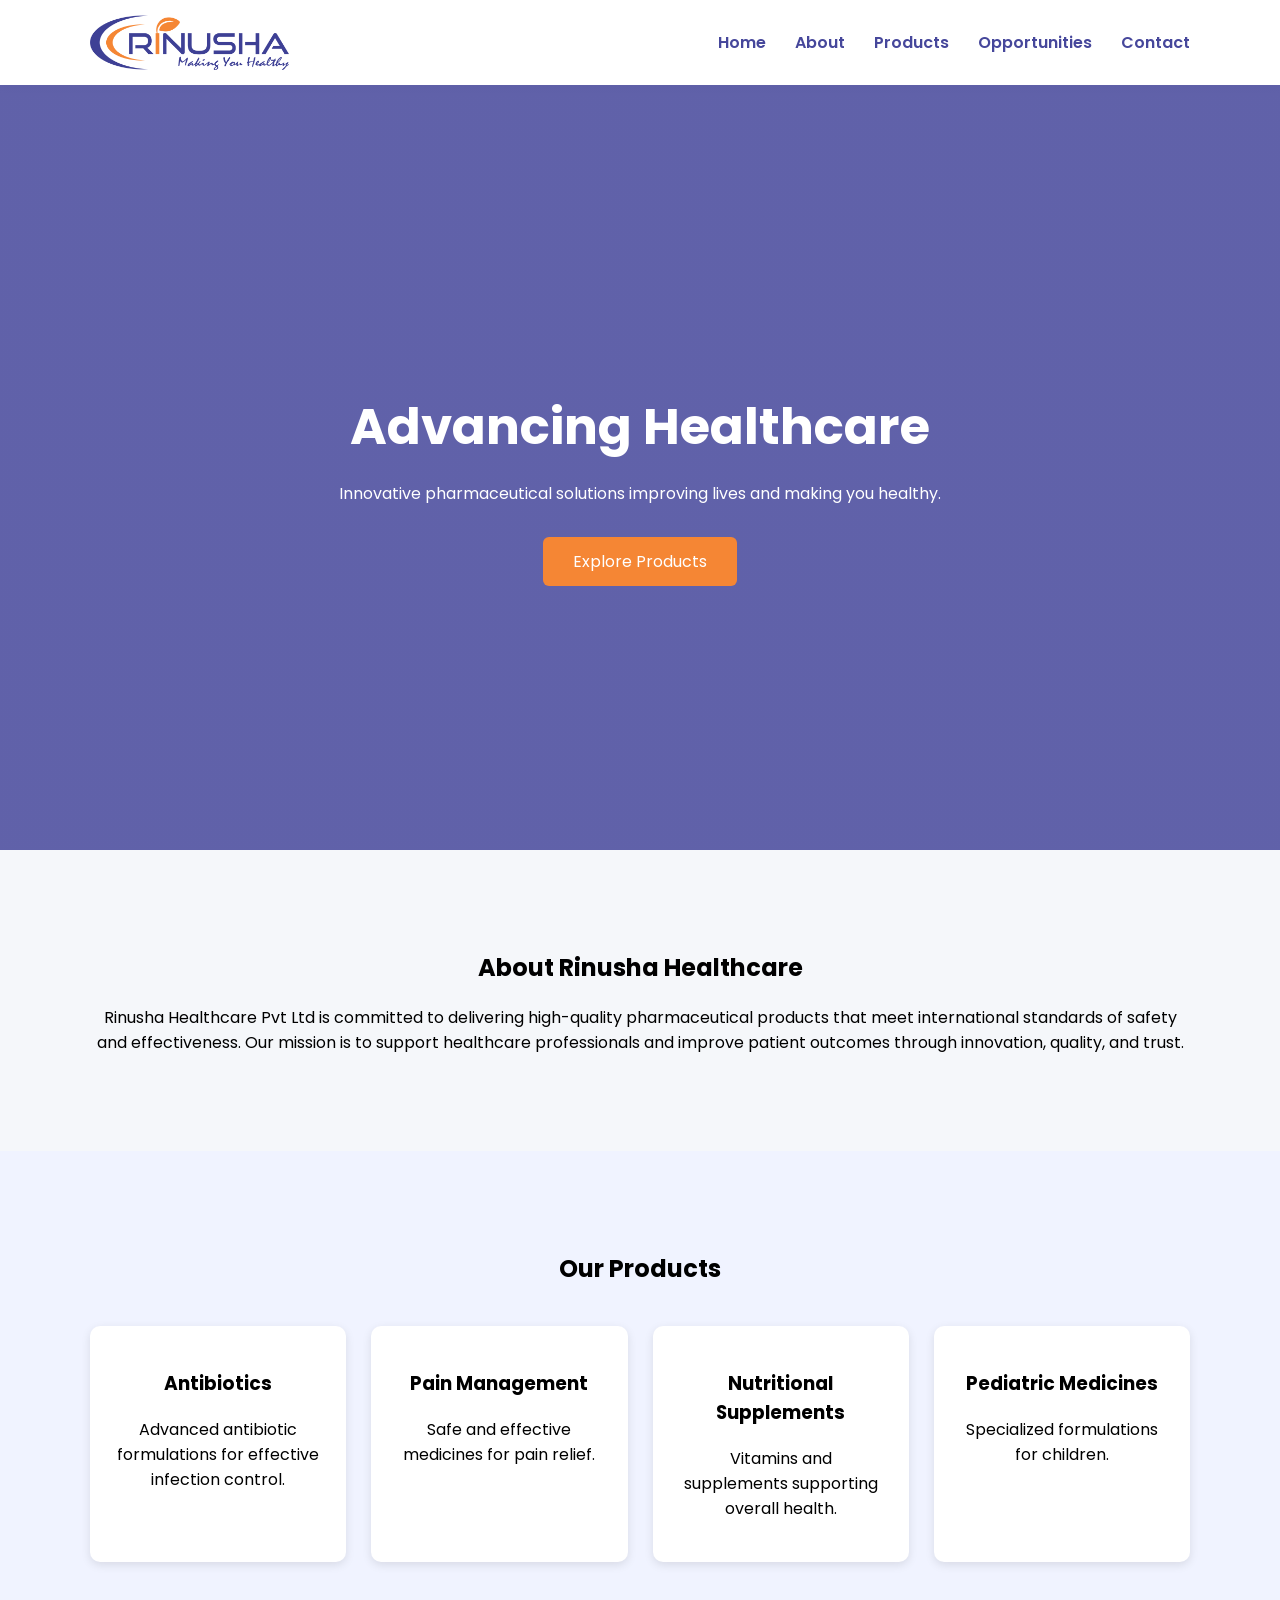
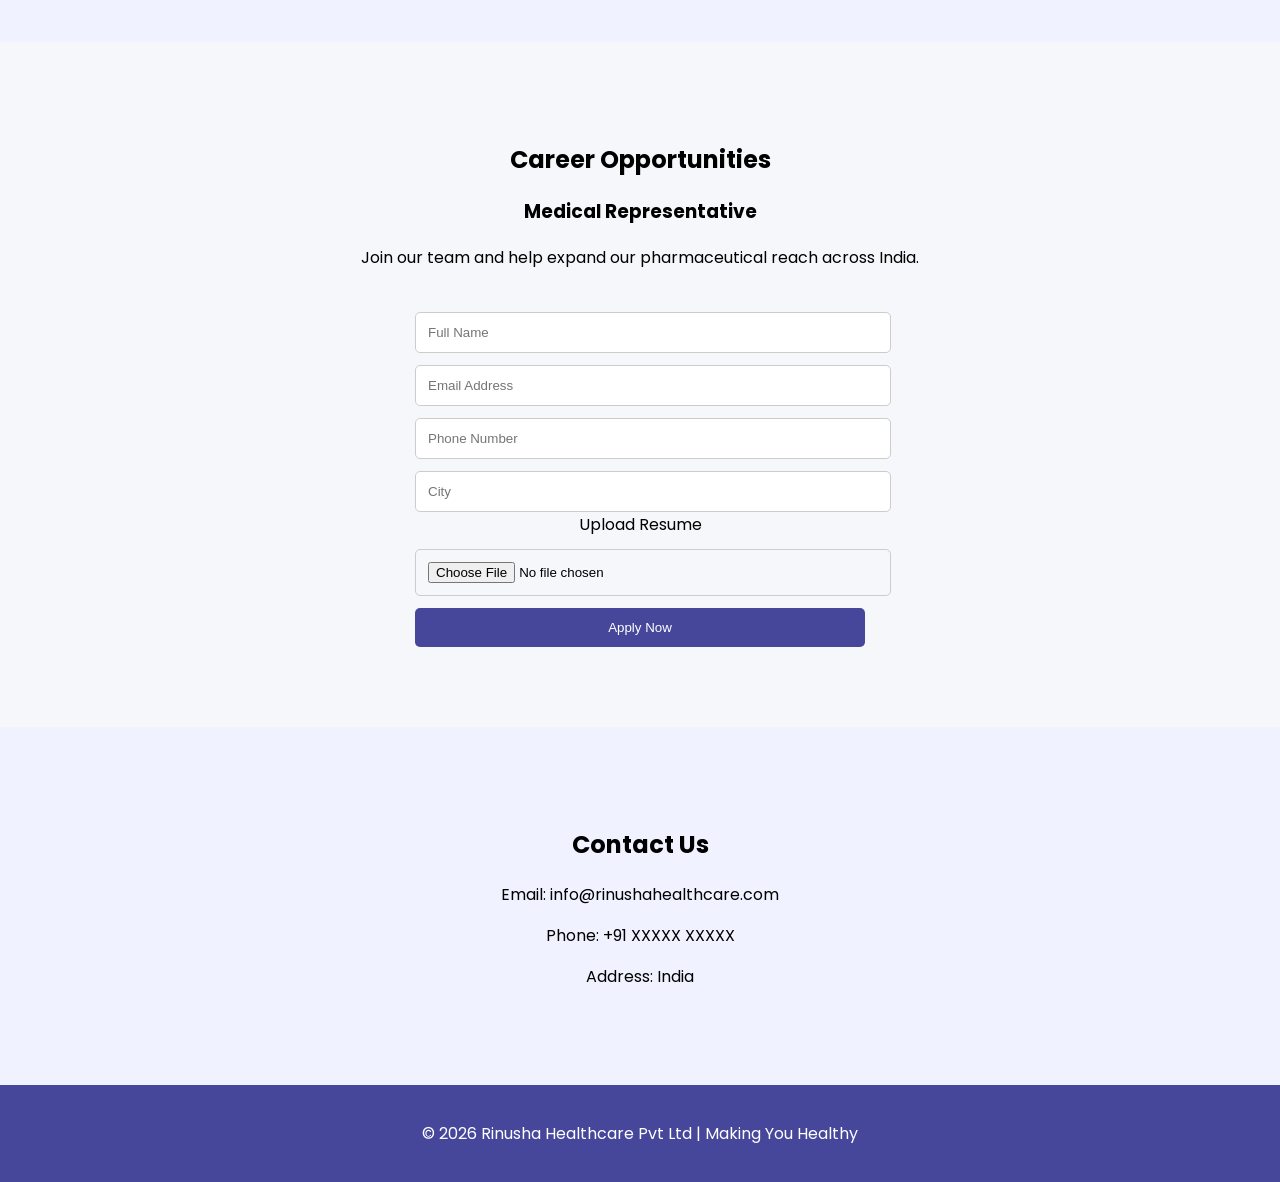
<file: index.html>
<!DOCTYPE html>
<html lang="en">

<head>

<meta charset="UTF-8">
<link rel="icon" type="image/png" href="favicon.png">
<meta name="viewport" content="width=device-width, initial-scale=1.0">

<title>Rinusha Healthcare Pvt Ltd</title>

<link rel="stylesheet" href="style.css">

<link href="https://fonts.googleapis.com/css2?family=Poppins:wght@300;400;600&display=swap" rel="stylesheet">

</head>

<body>

<header>

<div class="container nav">

<img src="logo.png" class="logo">

<nav>

<a href="#">Home</a>
<a href="#about">About</a>
<a href="#products">Products</a>
<a href="#careers">Opportunities</a>
<a href="#contact">Contact</a>

</nav>

</div>

</header>


<section class="hero">

<div class="hero-text">

<h1>Advancing Healthcare</h1>

<p>Innovative pharmaceutical solutions improving lives and making you healthy.</p>

<a href="#products" class="btn">Explore Products</a>

</div>

</section>



<section id="about" class="section">

<div class="container">

<h2>About Rinusha Healthcare</h2>

<p>

Rinusha Healthcare Pvt Ltd is committed to delivering high-quality pharmaceutical products 
that meet international standards of safety and effectiveness. Our mission is to support 
healthcare professionals and improve patient outcomes through innovation, quality, and trust.

</p>

</div>

</section>



<section id="products" class="section light">

<div class="container">

<h2>Our Products</h2>

<div class="grid">

<div class="card">
<h3>Antibiotics</h3>
<p>Advanced antibiotic formulations for effective infection control.</p>
</div>

<div class="card">
<h3>Pain Management</h3>
<p>Safe and effective medicines for pain relief.</p>
</div>

<div class="card">
<h3>Nutritional Supplements</h3>
<p>Vitamins and supplements supporting overall health.</p>
</div>

<div class="card">
<h3>Pediatric Medicines</h3>
<p>Specialized formulations for children.</p>
</div>

</div>

</div>

</section>



<section id="careers" class="section">

<div class="container">

<h2>Career Opportunities</h2>

<h3>Medical Representative</h3>

<p>Join our team and help expand our pharmaceutical reach across India.</p>

<form>

<input type="text" placeholder="Full Name" required>

<input type="email" placeholder="Email Address" required>

<input type="tel" placeholder="Phone Number" required>

<input type="text" placeholder="City" required>

<label>Upload Resume</label>

<input type="file" required>

<button type="submit">Apply Now</button>

</form>

</div>

</section>



<section id="contact" class="section light">

<div class="container">

<h2>Contact Us</h2>

<p>Email: info@rinushahealthcare.com</p>

<p>Phone: +91 XXXXX XXXXX</p>

<p>Address: India</p>

</div>

</section>



<footer>

<p>© 2026 Rinusha Healthcare Pvt Ltd | Making You Healthy</p>

</footer>


</body>
</html>
</file>
<file: style.css>
body{
font-family:Poppins;
margin:0;
background:#f5f7fa;
}

.container{
width:90%;
max-width:1100px;
margin:auto;
}

header{
background:white;
box-shadow:0 2px 10px rgba(0,0,0,0.1);
}

.nav{
display:flex;
justify-content:space-between;
align-items:center;
padding:15px 0;
}

.logo{
height:55px;
}

nav a{
margin-left:25px;
text-decoration:none;
color:#46479B;
font-weight:600;
}

.hero{
height:85vh;
background:linear-gradient(rgba(70,71,155,0.85),rgba(70,71,155,0.85)),
url("https://images.unsplash.com/photo-1585435557343-3b092031a831");
background-size:cover;
color:white;
display:flex;
align-items:center;
justify-content:center;
text-align:center;
}

.hero h1{
font-size:50px;
margin-bottom:10px;
}

.btn{
background:#F58634;
color:white;
padding:12px 30px;
text-decoration:none;
border-radius:6px;
display:inline-block;
margin-top:15px;
}

.section{
padding:80px 0;
text-align:center;
}

.light{
background:#f0f3ff;
}

.grid{
display:grid;
grid-template-columns:repeat(auto-fit,minmax(220px,1fr));
gap:25px;
margin-top:40px;
}

.card{
background:white;
padding:25px;
border-radius:10px;
box-shadow:0 3px 10px rgba(0,0,0,0.1);
}

form{
max-width:450px;
margin:auto;
margin-top:30px;
}

input,button{
width:100%;
padding:12px;
margin-top:12px;
border-radius:5px;
border:1px solid #ccc;
}

button{
background:#46479B;
color:white;
border:none;
cursor:pointer;
}

footer{
background:#46479B;
color:white;
text-align:center;
padding:20px;
}
</file>
